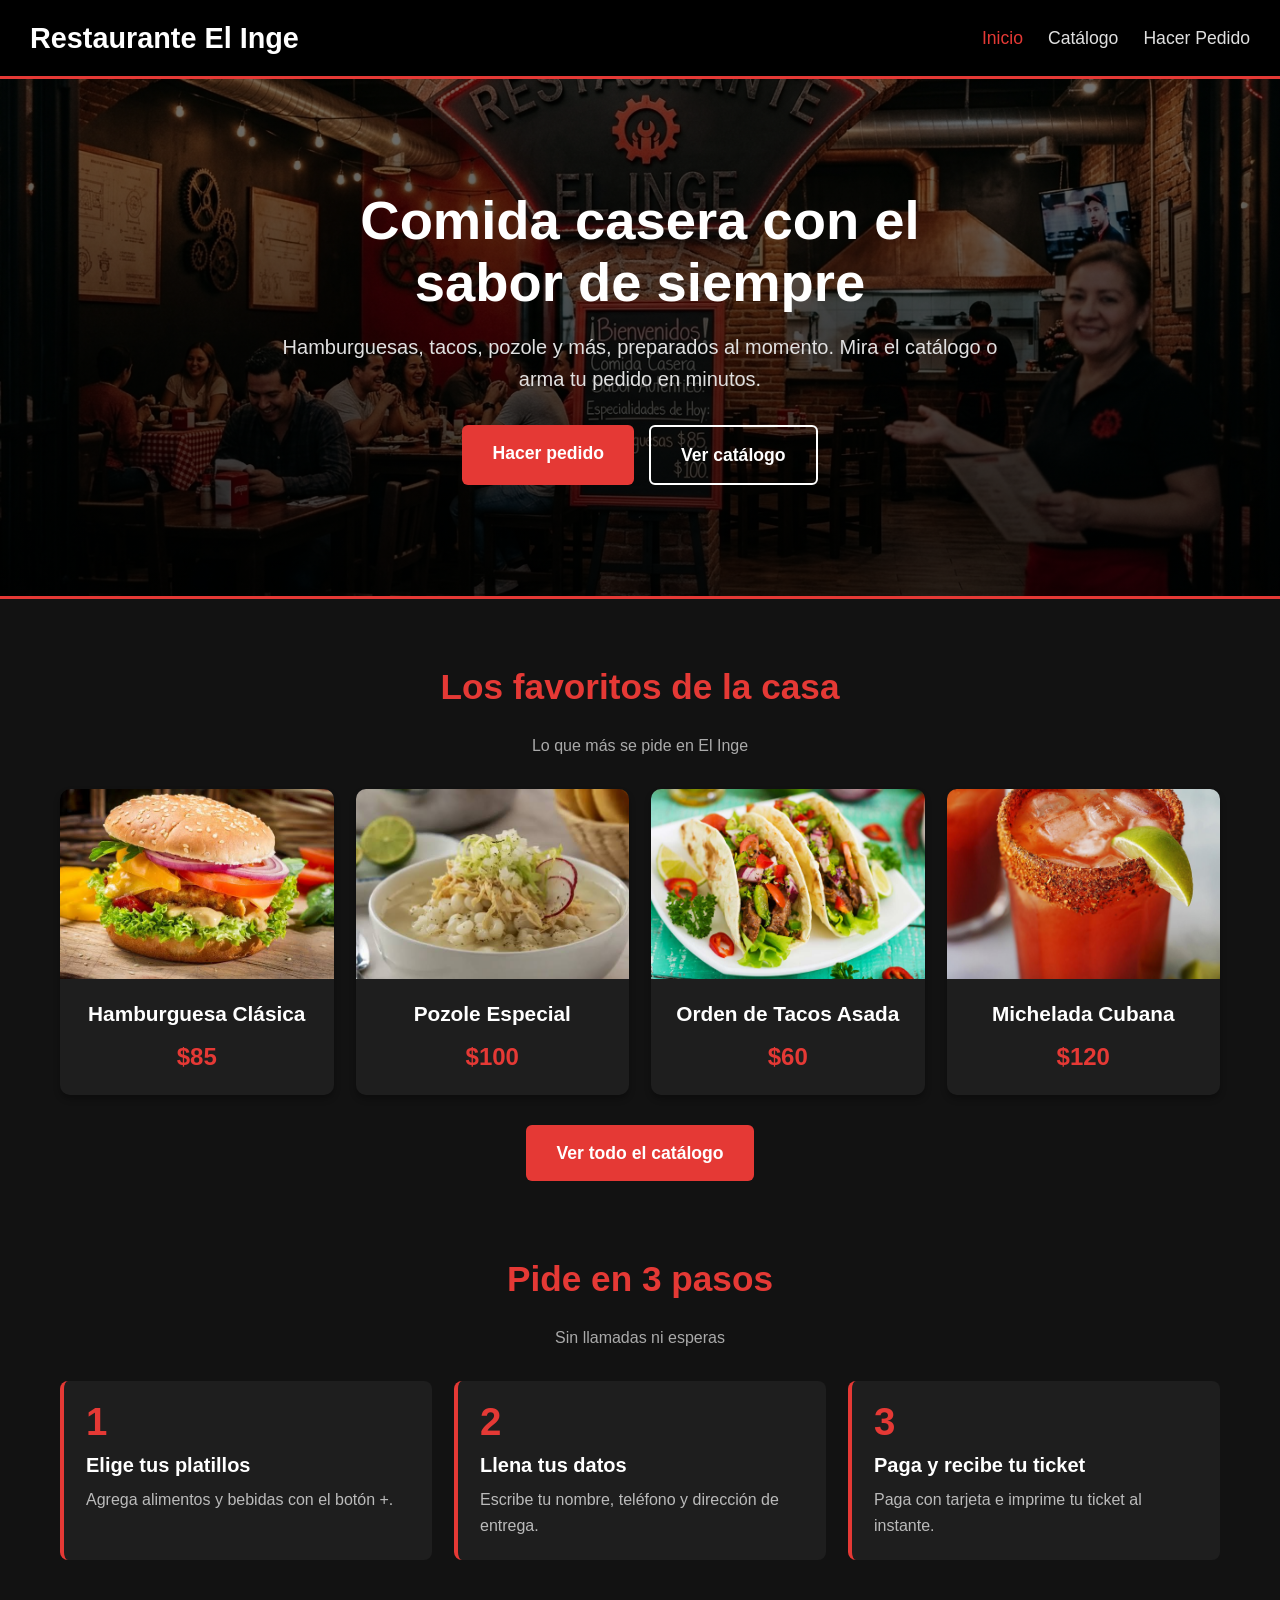
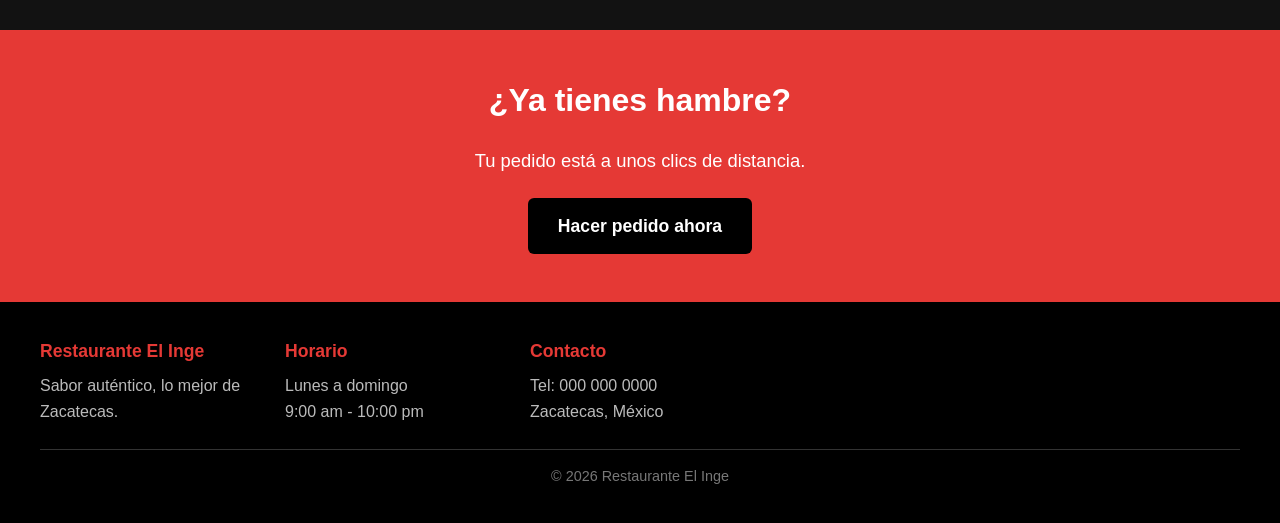
<file: html/index.html>
<!DOCTYPE html>
<html lang="es">
<head>
    <meta charset="UTF-8">
    <meta name="viewport" content="width=device-width, initial-scale=1.0">
    <title>Restaurante El Inge - Bienvenido</title>
    <link rel="stylesheet" href="../css/style.css">
</head>
<body>

    <header class="encabezado">
        <div class="logo">
            <h2><span>Restaurante El Inge</span></h2>
        </div>
        <nav class="menu">
            <a href="index.html" class="activo">Inicio</a>
            <a href="catalogo.html">Catálogo</a>
            <a href="pedido.html">Hacer Pedido</a>
        </nav>
    </header>

    <!-- PORTADA -->
    <section class="hero">
        <img src="../img/restaurante.jpeg" alt="Interior del Restaurante El Inge" class="img-bienvenida">
        <div class="hero-texto">
            <h1>Comida casera con el sabor de siempre</h1>
            <p>Hamburguesas, tacos, pozole y más, preparados al momento. Mira el catálogo o arma tu pedido en minutos.</p>
            <div class="hero-botones">
                <a href="pedido.html" class="btn btn-rojo">Hacer pedido</a>
                <a href="catalogo.html" class="btn btn-borde">Ver catálogo</a>
            </div>
        </div>
    </section>

    <!-- FAVORITOS (se llena con datos.js) -->
    <section class="seccion-inicio">
        <h2>Los favoritos de la casa</h2>
        <p class="sub">Lo que más se pide en El Inge</p>
        <div id="grid-favoritos" class="grid-favoritos"></div>
        <div class="enlace-centro">
            <a href="catalogo.html" class="btn btn-rojo">Ver todo el catálogo</a>
        </div>
    </section>

    <!-- CÓMO PEDIR -->
    <section class="seccion-inicio">
        <h2>Pide en 3 pasos</h2>
        <p class="sub">Sin llamadas ni esperas</p>
        <div class="pasos">
            <div class="paso">
                <span class="num">1</span>
                <h3>Elige tus platillos</h3>
                <p>Agrega alimentos y bebidas con el botón +.</p>
            </div>
            <div class="paso">
                <span class="num">2</span>
                <h3>Llena tus datos</h3>
                <p>Escribe tu nombre, teléfono y dirección de entrega.</p>
            </div>
            <div class="paso">
                <span class="num">3</span>
                <h3>Paga y recibe tu ticket</h3>
                <p>Paga con tarjeta e imprime tu ticket al instante.</p>
            </div>
        </div>
    </section>

    
    <section class="franja">
        <h2>¿Ya tienes hambre?</h2>
        <p>Tu pedido está a unos clics de distancia.</p>
        <a href="pedido.html" class="btn">Hacer pedido ahora</a>
    </section>

    
    <footer class="pie">
        <div class="pie-contenido">
            <div>
                <h3>Restaurante El Inge</h3>
                <p>Sabor auténtico, lo mejor de Zacatecas.</p>
            </div>
            <div>
                <h3>Horario</h3>
                <p>Lunes a domingo<br>9:00 am - 10:00 pm</p> <!-- CAMBIA ESTO -->
            </div>
            <div>
                <h3>Contacto</h3>
                <p>Tel: 000 000 0000<br>Zacatecas, México</p> <!-- CAMBIA ESTO -->
            </div>
            <p class="copy">© 2026 Restaurante El Inge</p>
        </div>
    </footer>

    <script src="../js/datos.js"></script>
    <script>
        
        var favoritos = [alimentos[0], alimentos[3], alimentos[2], bebidas[3]];
        var grid = document.getElementById("grid-favoritos");
        for (var i = 0; i < favoritos.length; i++) {
            var f = favoritos[i];
            grid.innerHTML += '<div class="item-catalogo">' +
                '<div class="img-catalogo-wrapper"><img src="' + f.imagen + '" alt="' + f.nombre + '" class="img-catalogo"></div>' +
                '<div class="info-catalogo">' +
                    '<h3>' + f.nombre + '</h3>' +
                    '<p class="precio-catalogo">$' + f.precio + '</p>' +
                '</div>' +
            '</div>';
        }
    </script>
</body>
</html>
</file>
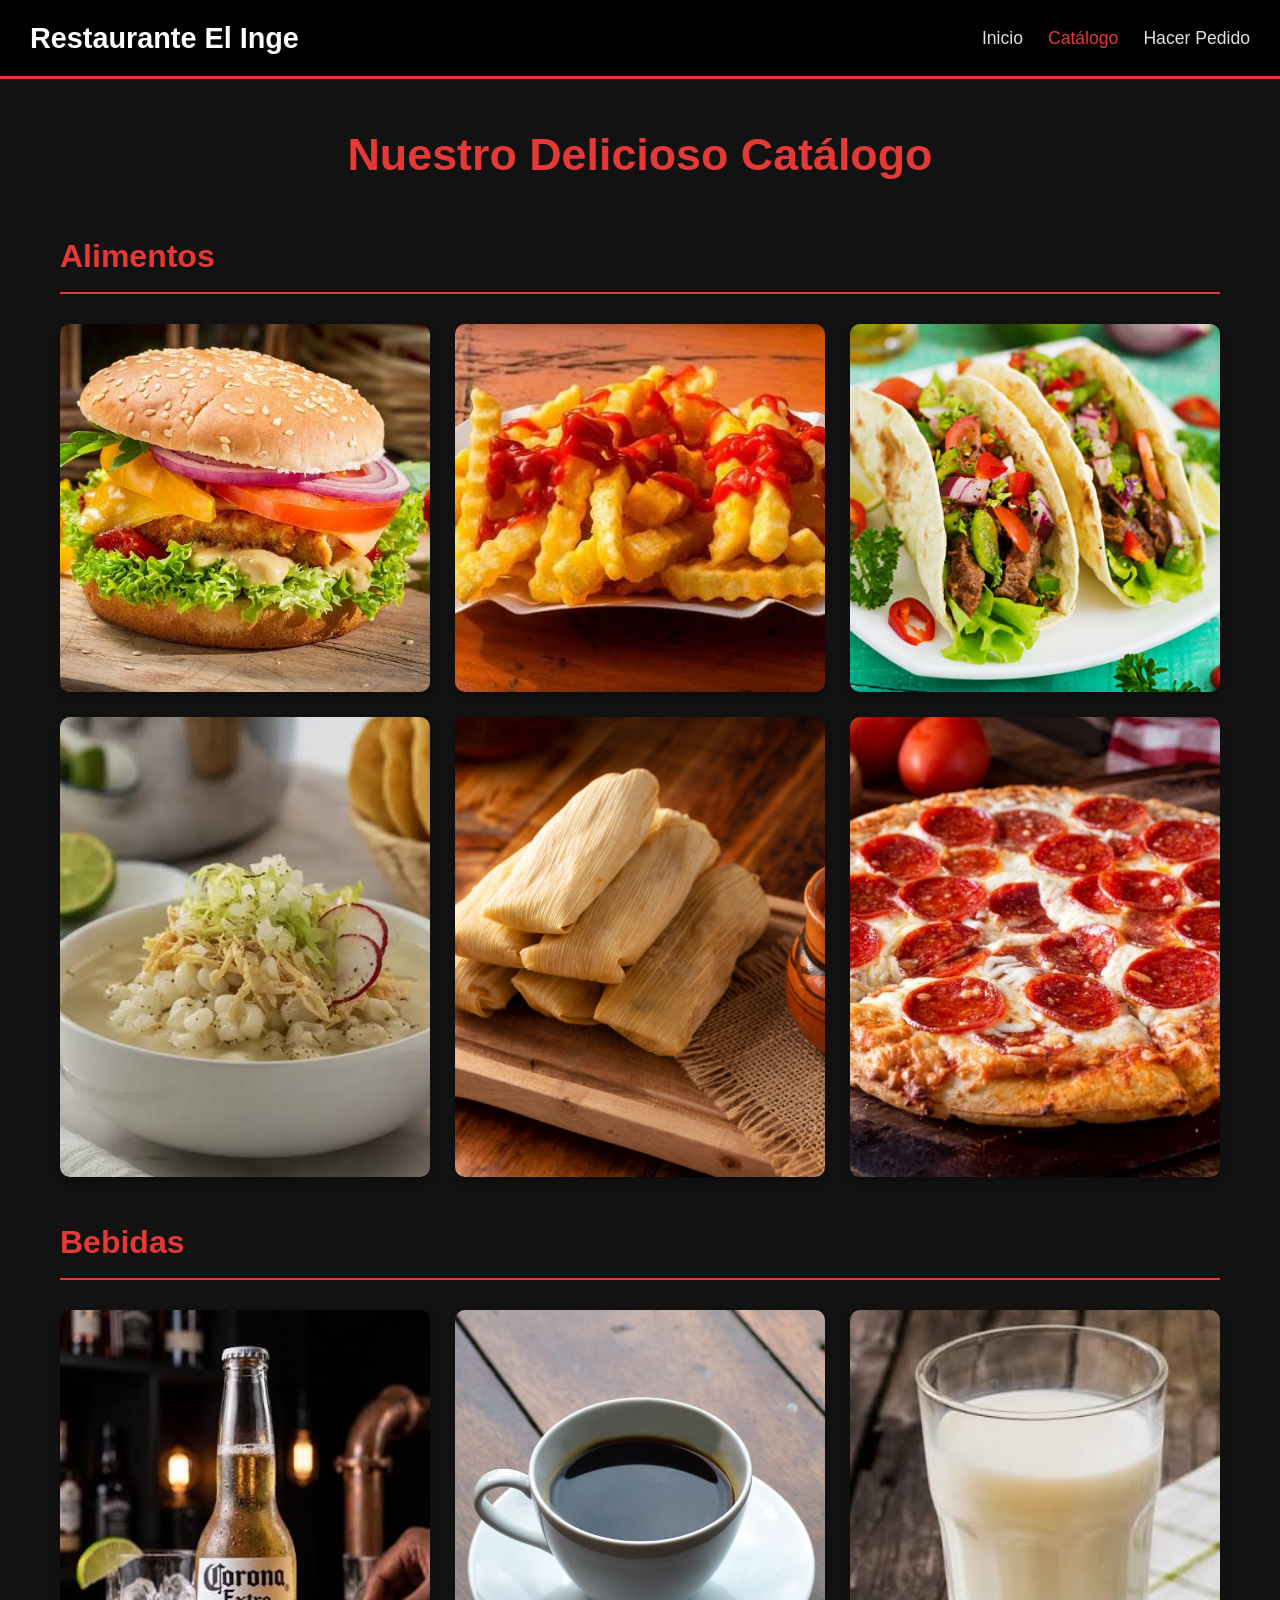
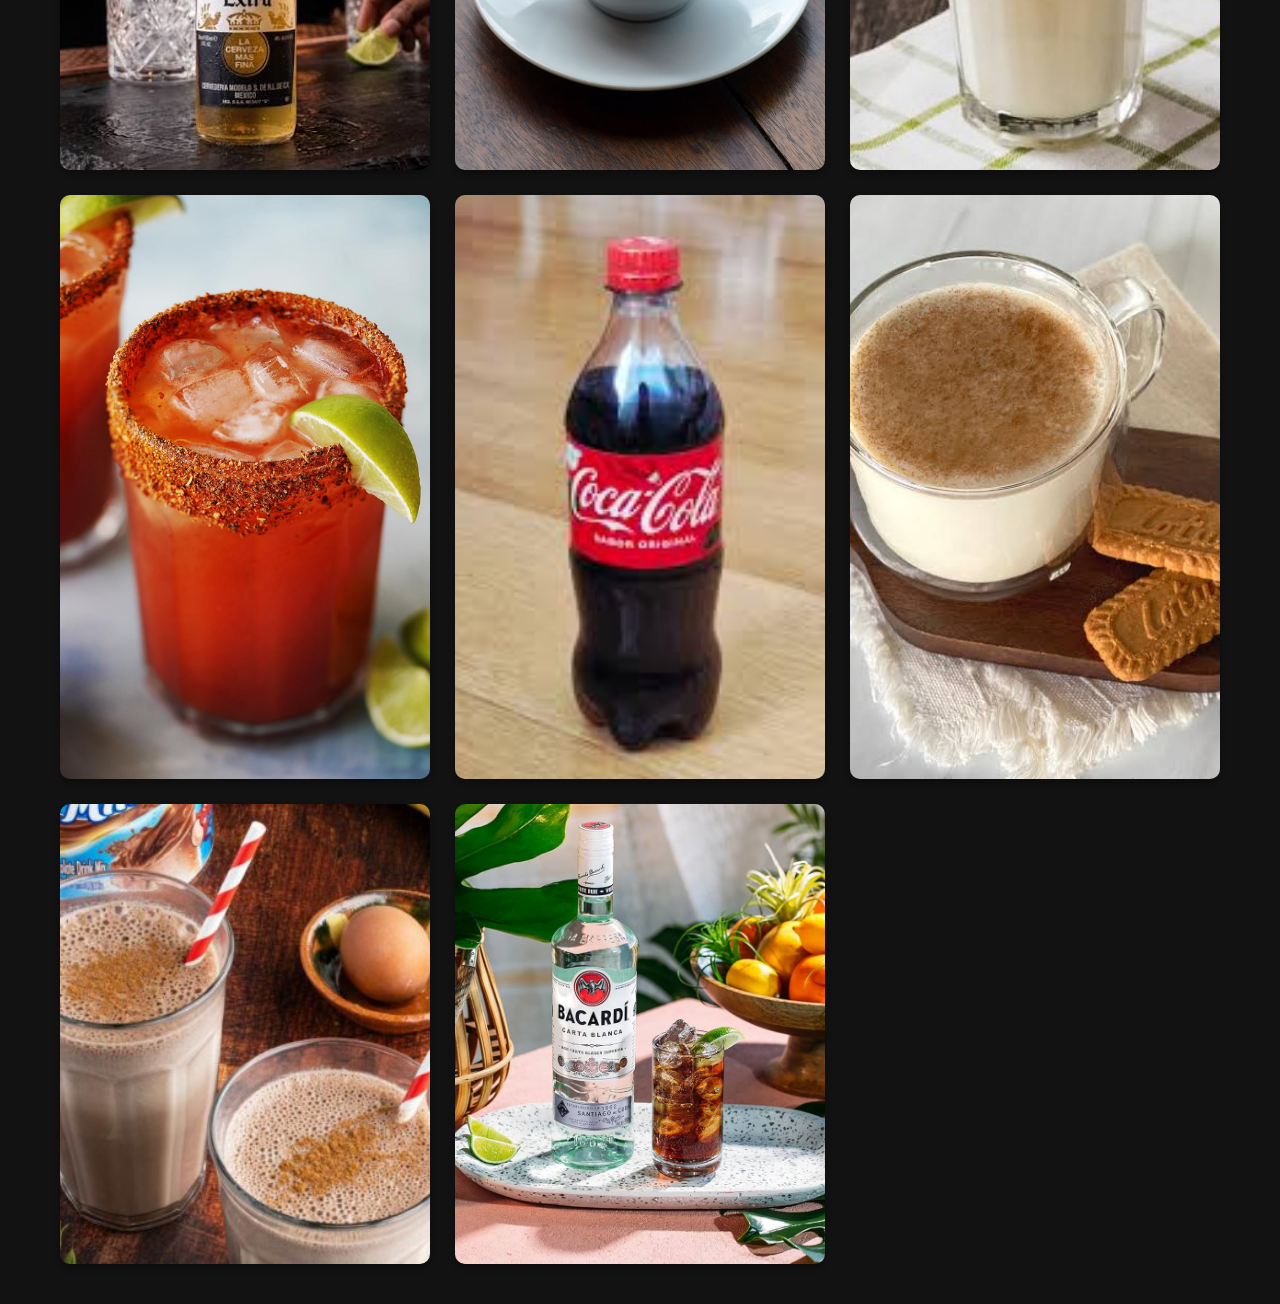
<file: html/catalogo.html>
<!DOCTYPE html>
<html lang="es">
<head>
    <meta charset="UTF-8">
    <meta name="viewport" content="width=device-width, initial-scale=1.0">
    <title>Restaurante El Inge - Catálogo de Platillos</title>
    <link rel="stylesheet" href="../css/style.css">
</head>
<body>

    <header class="encabezado">
        <div class="logo">
            <h2><span>Restaurante El Inge</span></h2>
        </div>
        <nav class="menu">
            <a href="index.html">Inicio</a>
            <a href="catalogo.html" class="activo">Catálogo</a>
            <a href="pedido.html">Hacer Pedido</a>
        </nav>
    </header>

    <div class="contenedor">
        <h1>Nuestro Delicioso Catálogo</h1>

        <h2>Alimentos</h2>
        <div id="grid-alimentos" class="grid-catalogo">
            <!-- Se llenará con JavaScript -->
        </div>

        <div class="clear"></div> <!-- Limpiador -->

        <h2>Bebidas</h2>
        <div id="grid-bebidas" class="grid-catalogo">
            <!-- Se llenará con JavaScript -->
        </div>
    </div>

    
    <script src="../js/datos.js"></script>
    
    <script>
        
        function llenarCatalogo() {
            // Llenar Alimentos
            var gridAlimentos = document.getElementById("grid-alimentos");
            for (var i = 0; i < alimentos.length; i++) {
                var item = alimentos[i];
                gridAlimentos.innerHTML += '<div class="item-catalogo">' +
                    '<img src="' + item.imagen + '" alt="' + item.nombre + '" class="img-catalogo">' +
                    '<h3>' + item.nombre + '</h3>' +
                    '<p>$' + item.precio + '</p>' +
                '</div>';
            }

            // Llenar Bebidas
            var gridBebidas = document.getElementById("grid-bebidas");
            for (var j = 0; j < bebidas.length; j++) {
                var itemBebida = bebidas[j];
                gridBebidas.innerHTML += '<div class="item-catalogo">' +
                    '<img src="' + itemBebida.imagen + '" alt="' + itemBebida.nombre + '" class="img-catalogo">' +
                    '<h3>' + itemBebida.nombre + '</h3>' +
                    '<p>$' + itemBebida.precio + '</p>' +
                '</div>';
            }
        }

        // Ejecutar la función al cargar la página
        llenarCatalogo();
    </script>
</body>
</html>
</file>
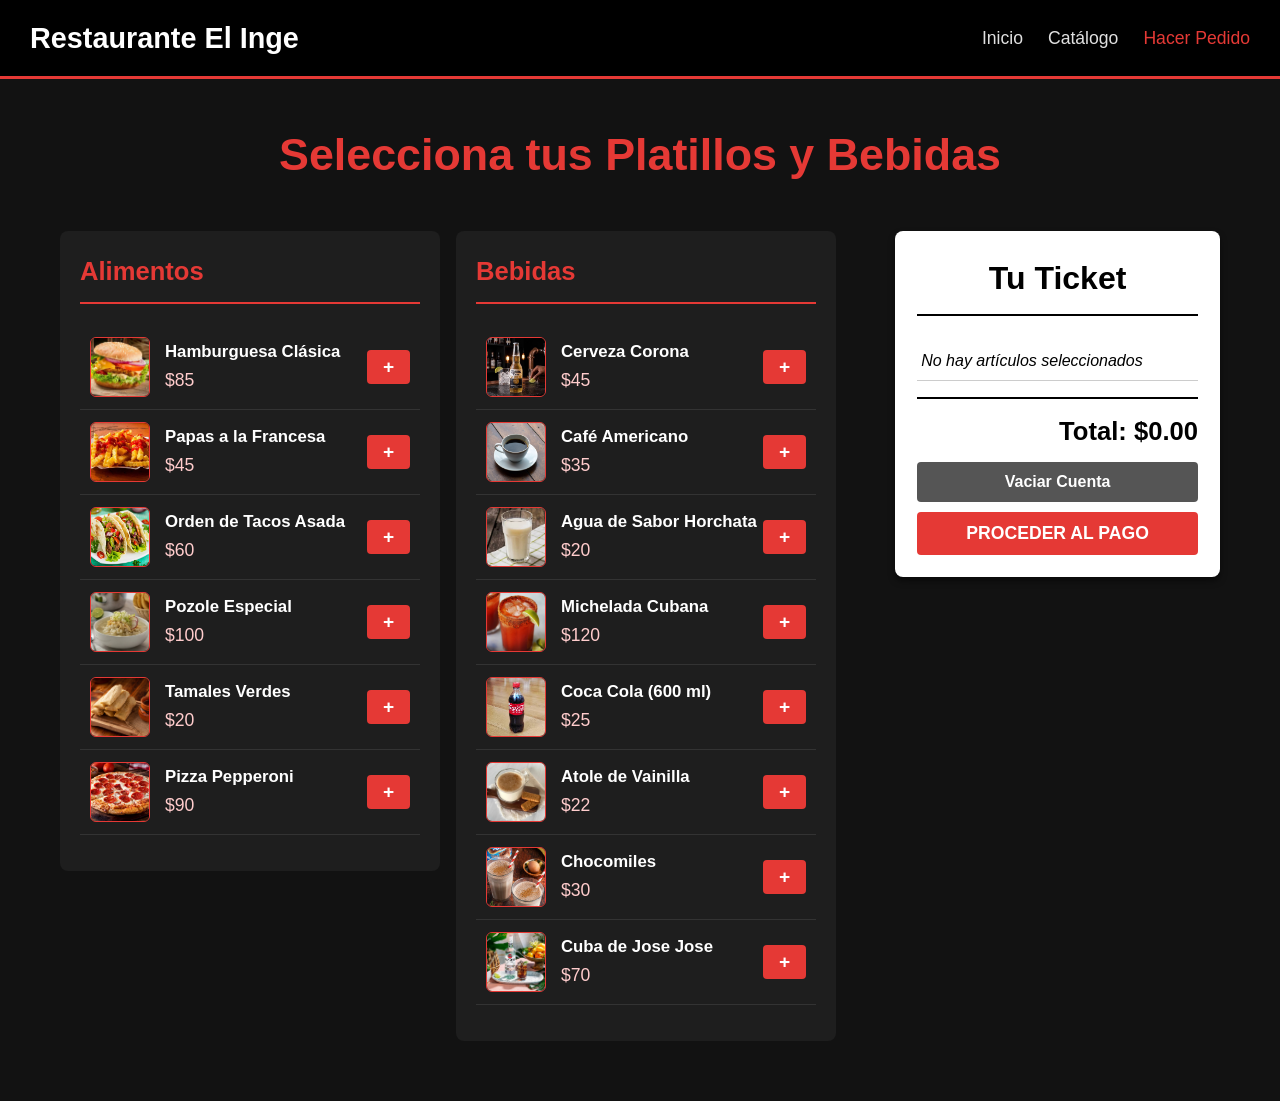
<file: html/pedido.html>
<!DOCTYPE html>
<html lang="es">
<head>
    <meta charset="UTF-8">
    <meta name="viewport" content="width=device-width, initial-scale=1.0">
    <title>Restaurante El Inge - Haz tu Pedido</title>
    <link rel="stylesheet" href="../css/style.css">
</head>
<body>

    <header class="encabezado">
        <div class="logo">
            <h2><span>Restaurante El Inge</span></h2>
        </div>
        <nav class="menu">
            <a href="index.html">Inicio</a>
            <a href="catalogo.html">Catálogo</a>
            <a href="pedido.html" class="activo">Hacer Pedido</a>
        </nav>
    </header>

    <div class="contenedor">
        <h1>Selecciona tus Platillos y Bebidas</h1>

        <div class="contenedor-pedido">
            <div class="columna">
                <h2>Alimentos</h2>
                <ul id="lista-alimentos">
                    <!-- Se llenará con JavaScript -->
                </ul>
            </div>
            <div class="columna">
                <h2>Bebidas</h2>
                <ul id="lista-bebidas">
                    <!-- Se llenará con JavaScript -->
                </ul>
            </div>
        </div>

        <div class="seccion-ticket">
            <div class="ticket">
                <h2 style="color:black; border-color:black; text-align:center;">Tu Ticket</h2>
                <ul id="detalle-ticket">
                    <li><i>No hay artículos seleccionados</i></li>
                </ul>
                <div class="total">Total: $<span id="total-precio">0.00</span></div>

                <button class="vaciar-btn" onclick="limpiarTicket()">Vaciar Cuenta</button>
                <button class="btn-pago" onclick="abrirModalPago()">PROCEDER AL PAGO</button>
            </div>
        </div>

    </div>

    <div class="clear"></div>


    <!-- --- MODAL 1: DATOS CLIENTE Y PAGO SIMULADO --- -->
    <div id="modal-pago" class="modal">
        <div class="contenido-modal">
            <span class="cerrar-modal" onclick="cerrarModalPago()">&times;</span>
            <h2>Finalizar Pedido y Pago</h2>
            <p style="text-align:center; font-weight:bold;">Total a Pagar: $<span id="total-modal-pago">0.00</span></p>

            <form id="form-pago">
                <!-- Sección 1: Datos del Cliente -->
                <h3>1. Datos de Entrega / Contacto</h3>
                <div class="form-grupo">
                    <label>Nombre Completo:</label>
                    <input type="text" id="cliente-nombre" name="cliente_nombre" placeholder="Ej: Juan Pérez" required>
                </div>
                <div class="form-grupo">
                    <label>Teléfono Celular:</label>
                    <input type="tel" id="cliente-telefono" name="cliente_telefono" placeholder="Ej: 5512345678" pattern="[0-9]{10}" title="Debe contener 10 dígitos" required>
                </div>
                <div class="form-grupo">
                    <label>Dirección Completa de Entrega:</label>
                    <textarea id="cliente-direccion" name="cliente_direccion" placeholder="Calle, Número, Colonia, CP..." required></textarea>
                </div>

                <hr style="border: 1px solid #ccc; margin: 20px 0;">

                <!-- Sección 2: Pago con Tarjeta (Simulado) -->
                <h3>2. Pago con Tarjeta (Simulado)</h3>
                <div class="form-grupo">
                    <label>Nombre en la Tarjeta:</label>
                    <input type="text" id="tarjeta-nombre" name="tarjeta_nombre" placeholder="Ej: Juan P Pérez" required>
                </div>
                <div class="form-grupo">
                    <label>Número de Tarjeta:</label>
                    <input type="text" id="tarjeta-numero" name="tarjeta_numero" placeholder="Ej: 1234567891011121" pattern="[0-9]{16}" title="Debe contener 16 dígitos" required>
                </div>

                <div class="row-pago">
                    <div class="form-grupo form-grupo-pago">
                        <label>Vencimiento (MM/AA):</label>
                        <input type="text" id="tarjeta-vence" name="tarjeta_vence" placeholder="Ej: 12/25" pattern="(0[1-9]|1[0-2])/[0-9]{2}" title="Formato MM/AA, por ejemplo 12/25" required>
                    </div>
                    <div class="form-grupo form-grupo-pago">
                        <label>CVV:</label>
                        <input type="password" id="tarjeta-cvv" name="tarjeta_cvv" placeholder="123" pattern="[0-9]{3}" required>
                    </div>
                </div>

                <button type="submit" class="btn-finalizar">PAGAR AHORA</button>
            </form>

            <div id="pago-status">Procesando...</div>
        </div>
    </div>

<!-- --- MODAL 2: CONFIRMACIÓN Y TICKET IMPRIMIBLE --- -->
<div id="modal-confirmacion" class="modal">
    <div class="contenido-modal" style="max-width: 450px; text-align: center;">
        <span class="cerrar-modal" onclick="cerrarModalConfirmacion()">&times;</span>
        <div style="font-size: 50px; color: #28a745; margin-bottom: 15px;">✔</div>
        <h2>¡Pago Exitoso!</h2>
        <p>Tu pedido ha sido procesado correctamente.</p>
        <p>A continuación se generará el ticket para impresión.</p>

        <!-- AQUÍ se muestran los datos que regresa PHP -->
        <div id="datos-recibidos" style="text-align:left; margin:15px 0; font-size:0.9em;"></div>

        <button class="btn-finalizar" style="background-color: #007bff;" onclick="imprimirTicket()">GENERAR TICKET IMPRIMIBLE</button>
    </div>
</div>

    <!-- Contenedor oculto en pantalla pero visible en impresión (controlado por CSS) -->
    <div id="ticket-imprimible" style="display: none;">
        <!-- Se llenará dinámicamente con JavaScript -->
    </div>

    <script src="../js/datos.js"></script>
    <script src="../js/menu.js"></script>

</body>
</html>
</file>
<file: css/style.css>
:root {
    --bg-oscuro: #121212;
    --bg-tarjeta: #1e1e1e;
    --color-rojo: #e53935;
    --rojo-hover: #b71c1c;
    --color-texto: #e0e0e0;
    --blanco: #ffffff;
    --negro: #000000;
    --gris-linea: #333333;
}

* { box-sizing: border-box; }

body {
    font-family: 'Roboto', Arial, sans-serif;
    background-color: var(--bg-oscuro);
    color: var(--color-texto);
    margin: 0;
    line-height: 1.6;
}

/* ---------- ENCABEZADO ---------- */
.encabezado {
    background-color: var(--negro);
    padding: 15px 30px;
    border-bottom: 3px solid var(--color-rojo);
    position: sticky; top: 0; z-index: 100;
    display: flex; justify-content: space-between; align-items: center;
}
.logo h2 { margin: 0; font-size: 1.8rem; border: none; padding: 0; }
.logo h2 span { color: var(--blanco); }
.menu { display: flex; gap: 25px; }
.menu a {
    color: var(--color-texto); text-decoration: none;
    font-weight: 500; font-size: 1.1rem; transition: color .3s;
}
.menu a:hover, .menu a.activo { color: var(--color-rojo); }

/* ---------- GENERALES ---------- */
.contenedor { max-width: 1200px; margin: 0 auto; padding: 40px 20px; }
.contenedor::after { content: ""; display: block; clear: both; }

h1, h2, h3 { color: var(--color-rojo); margin-top: 0; font-weight: 700; }
h1 { font-size: 2.8rem; text-align: center; margin-bottom: 20px; }
h2 { font-size: 2rem; border-bottom: 2px solid var(--color-rojo); padding-bottom: 10px; margin-top: 40px; }
.clear { clear: both; }

/* ---------- INICIO ---------- */
.hero {
    position: relative;
    min-height: 520px;
    display: flex; align-items: center; justify-content: center;
    text-align: center;
    overflow: hidden;
    border-bottom: 3px solid var(--color-rojo);
}
.hero .img-bienvenida {
    position: absolute; inset: 0;
    width: 100%; height: 100%;
    object-fit: cover;
}
.hero::before {            /* capa oscura para que el texto se lea */
    content: ""; position: absolute; inset: 0; z-index: 1;
    background: linear-gradient(180deg, rgba(0,0,0,.55), rgba(0,0,0,.8));
}
.hero-texto {
    position: relative; z-index: 2;
    max-width: 760px; padding: 40px 20px;
}
.hero-texto h1 { color: var(--blanco); font-size: 3.4rem; line-height: 1.15; margin-bottom: 16px; }
.hero-texto p { font-size: 1.25rem; color: var(--color-texto); margin: 0 0 30px; }
.hero-botones { display: flex; gap: 15px; justify-content: center; flex-wrap: wrap; }

.btn {
    display: inline-block; padding: 14px 30px; border-radius: 6px;
    font-weight: 700; font-size: 1.1rem; text-decoration: none;
    transition: background-color .3s, color .3s;
}
.btn-rojo { background: var(--color-rojo); color: var(--blanco); }
.btn-rojo:hover { background: var(--rojo-hover); }
.btn-borde { border: 2px solid var(--blanco); color: var(--blanco); }
.btn-borde:hover { background: var(--blanco); color: var(--negro); }

/* ---------- CATÁLOGO ---------- */
.grid-catalogo {
    display: grid;
    grid-template-columns: repeat(auto-fill, minmax(280px, 1fr));
    gap: 25px; margin-top: 30px;
}
.item-catalogo {
    background: var(--bg-tarjeta); border-radius: 10px; overflow: hidden;
    box-shadow: 0 4px 6px rgba(0,0,0,.3);
    transition: transform .3s, box-shadow .3s;
}
.item-catalogo:hover { transform: translateY(-6px); box-shadow: 0 10px 20px rgba(0,0,0,.5); }
.img-catalogo-wrapper { width: 100%; height: 230px; overflow: hidden; }
.img-catalogo { width: 100%; height: 100%; object-fit: cover; display: block; transition: transform .3s; }
.item-catalogo:hover .img-catalogo { transform: scale(1.05); }
.info-catalogo { padding: 18px; text-align: center; }
.info-catalogo h3 { margin: 0; color: var(--blanco); font-size: 1.3rem; }
.precio-catalogo { color: var(--color-rojo); font-weight: 700; font-size: 1.5rem; margin: 8px 0 0; }

/* ---------- PEDIDO ---------- */
.contenedor-pedido { width: 70%; float: left; padding: 20px 20px 20px 0; }
.columna {
    width: 48%; float: left; margin-right: 2%;
    background: var(--bg-tarjeta); padding: 20px; border-radius: 8px;
}
.columna h2 { font-size: 1.6rem; margin-top: 0; }

ul { list-style: none; padding: 0; }
li {
    padding: 12px 10px; border-bottom: 1px solid var(--gris-linea);
    display: flex; align-items: center; justify-content: space-between;
}
.img-menu {
    width: 60px; height: 60px; object-fit: cover; border-radius: 6px;
    border: 1px solid var(--color-rojo); margin-right: 15px;
}
.info-producto { flex-grow: 1; }
.nombre-producto { font-weight: 700; color: var(--blanco); font-size: 1.05rem; }
.precio-producto { color: #ffcccc; font-size: 1.1rem; }

.btn-agregar {
    background: var(--color-rojo); color: var(--blanco); border: none;
    padding: 6px 16px; cursor: pointer; border-radius: 4px;
    font-weight: 700; font-size: 1.2rem;
}
.btn-agregar:hover { background: var(--rojo-hover); }

.seccion-ticket { width: 28%; float: right; margin: 20px 0; position: sticky; top: 90px; }
.ticket {
    background: var(--blanco); color: var(--negro);
    padding: 22px; border-radius: 8px; box-shadow: 0 4px 6px rgba(0,0,0,.5);
}
.ticket h2 { color: var(--negro); border-color: var(--negro); text-align: center; margin-top: 0; }
#detalle-ticket li { color: var(--negro); border-bottom: 1px solid #ccc; padding: 6px 4px; }
.total {
    font-size: 1.6rem; font-weight: 700; text-align: right; color: var(--negro);
    border-top: 2px solid var(--negro); padding-top: 12px; margin-top: 15px;
}
.vaciar-btn, .btn-pago {
    width: 100%; margin-top: 10px; padding: 11px; border: none;
    border-radius: 4px; cursor: pointer; font-weight: 700; font-size: 1rem;
}
.vaciar-btn { background: #555; color: var(--blanco); }
.vaciar-btn:hover { background: #777; }
.btn-pago { background: var(--color-rojo); color: var(--blanco); font-size: 1.1rem; }
.btn-pago:hover { background: var(--rojo-hover); }

/* ---------- MODALES Y FORMULARIOS ---------- */
.modal {
    display: none; position: fixed; z-index: 1000; left: 0; top: 0;
    width: 100%; height: 100%; background: rgba(0,0,0,.8); overflow-y: auto;
}
.contenido-modal {
    background: #fff; color: #000; margin: 5% auto; padding: 25px;
    border-radius: 8px; width: 90%; max-width: 600px; position: relative;
    box-shadow: 0 4px 15px rgba(0,0,0,.5);
}
.cerrar-modal {
    color: #aaa; position: absolute; top: 12px; right: 22px;
    font-size: 28px; font-weight: 700; cursor: pointer;
}
.cerrar-modal:hover { color: var(--color-rojo); }

.contenido-modal h2 { color: #000; border-color: #000; text-align: center; margin-top: 0; font-size: 1.7rem; }
.contenido-modal h3 { color: #000; border: none; margin-top: 20px; font-size: 1.2rem; }

.form-grupo { margin-bottom: 15px; }
.form-grupo label { display: block; font-weight: 700; margin-bottom: 5px; color: #000; }
.form-grupo input, .form-grupo textarea {
    width: 100%; padding: 10px; border: 1px solid #ccc; border-radius: 4px;
    font-family: Arial, sans-serif; font-size: 1rem; color: #000; background: #fff;
}
.form-grupo input:focus, .form-grupo textarea:focus {
    outline: none; border-color: var(--color-rojo); box-shadow: 0 0 0 2px rgba(229,57,53,.25);
}
.form-grupo textarea { resize: vertical; height: 70px; }

.row-pago { display: flex; gap: 15px; }
.form-grupo-pago { flex: 1; }

.btn-finalizar {
    background: var(--color-rojo); color: #fff; width: 100%; padding: 12px;
    border: none; border-radius: 4px; cursor: pointer;
    font-weight: 700; font-size: 1.2rem; margin-top: 20px;
}
.btn-finalizar:hover { background: var(--rojo-hover); }

#pago-status {
    text-align: center; font-weight: 700; margin-top: 15px;
    padding: 10px; border-radius: 4px; display: none;
}
.pago-exito { background: #d4edda; color: #155724; border: 1px solid #c3e6cb; }
.pago-error { background: #f8d7da; color: #721c24; border: 1px solid #f5c6cb; }

/* ---------- IMPRESIÓN (solo ticket final) ---------- */
@media print {
    body * { visibility: hidden; }
    #modal-confirmacion, #modal-confirmacion * { visibility: hidden; }
    #ticket-imprimible, #ticket-imprimible * { visibility: visible; }
    #ticket-imprimible {
        position: absolute; left: 0; top: 0; width: 100%;
        color: #000; background: #fff;
        font-family: 'Courier New', Courier, monospace; padding: 0; margin: 0;
    }
    #ticket-imprimible h2 { text-align: center; margin: 0; padding: 10px 0; border-bottom: 2px solid #000; color: #000; }
    #ticket-imprimible h3 { color: #000; border: none; margin: 8px 0 4px; }
    #ticket-imprimible p { color: #000; }
    .linea-ticket { display: flex; justify-content: space-between; margin: 3px 0; color: #000; }
    .total-final { font-size: 1.3em; font-weight: 700; text-align: right; border-top: 2px solid #000; padding-top: 10px; margin-top: 10px; color: #000; }
}

/* ---------- RESPONSIVE ---------- */
@media (max-width: 900px) {
    .encabezado { flex-direction: column; padding: 20px; }
    .menu { margin-top: 12px; gap: 15px; }
    .contenedor { padding: 20px 12px; }
    h1 { font-size: 2.2rem; }

    .hero { min-height: 420px; }
    .hero-texto h1 { font-size: 2.3rem; }

    .contenedor-pedido { width: 100%; float: none; padding: 0; }
    .columna { width: 100%; float: none; margin: 0 0 20px; }
    .seccion-ticket { width: 100%; float: none; margin: 0; position: static; }
    .row-pago { flex-direction: column; gap: 0; }
}

/* ========================================================== */
/* --- INICIO MEJORADO: favoritos, pasos, franja y pie --- */
/* ========================================================== */
.seccion-inicio { max-width: 1200px; margin: 0 auto; padding: 60px 20px 10px; }
.seccion-inicio h2 { text-align: center; border: none; margin: 0 0 8px; font-size: 2.2rem; }
.seccion-inicio .sub { text-align: center; margin: 0 0 30px; color: #aaa; }

/* Favoritos: reutiliza las tarjetas del catálogo */
.grid-favoritos {
    display: grid;
    grid-template-columns: repeat(auto-fit, minmax(240px, 1fr));
    gap: 22px;
}
.grid-favoritos .img-catalogo-wrapper { height: 190px; }
.enlace-centro { text-align: center; margin-top: 30px; }

/* Pasos para pedir */
.pasos {
    display: grid;
    grid-template-columns: repeat(auto-fit, minmax(240px, 1fr));
    gap: 22px;
}
.paso {
    background: var(--bg-tarjeta);
    border-left: 4px solid var(--color-rojo);
    border-radius: 8px;
    padding: 22px;
}
.paso .num {
    font-size: 2.4rem; font-weight: 700; line-height: 1;
    color: var(--color-rojo); display: block; margin-bottom: 8px;
}
.paso h3 { color: var(--blanco); font-size: 1.25rem; margin-bottom: 6px; }
.paso p { margin: 0; color: #bbb; }

/* Franja de llamada a la acción */
.franja {
    margin: 60px 0 0;
    background: var(--color-rojo);
    color: var(--blanco);
    text-align: center;
    padding: 45px 20px;
}
.franja h2 { color: var(--blanco); border: none; margin: 0 0 10px; font-size: 2rem; }
.franja p { margin: 0 0 22px; font-size: 1.15rem; }
.franja .btn { background: var(--negro); color: var(--blanco); }
.franja .btn:hover { background: var(--blanco); color: var(--negro); }

/* Pie de página */
.pie {
    background: var(--negro);
    border-top: 3px solid var(--color-rojo);
    padding: 35px 20px;
}
.pie-contenido {
    max-width: 1200px; margin: 0 auto;
    display: grid;
    grid-template-columns: repeat(auto-fit, minmax(220px, 1fr));
    gap: 25px;
}
.pie h3 { color: var(--color-rojo); font-size: 1.1rem; margin-bottom: 8px; }
.pie p { margin: 0; color: #bbb; }
.pie .copy { grid-column: 1 / -1; text-align: center; color: #777; font-size: .9rem; padding-top: 15px; border-top: 1px solid var(--gris-linea); }
</file>
